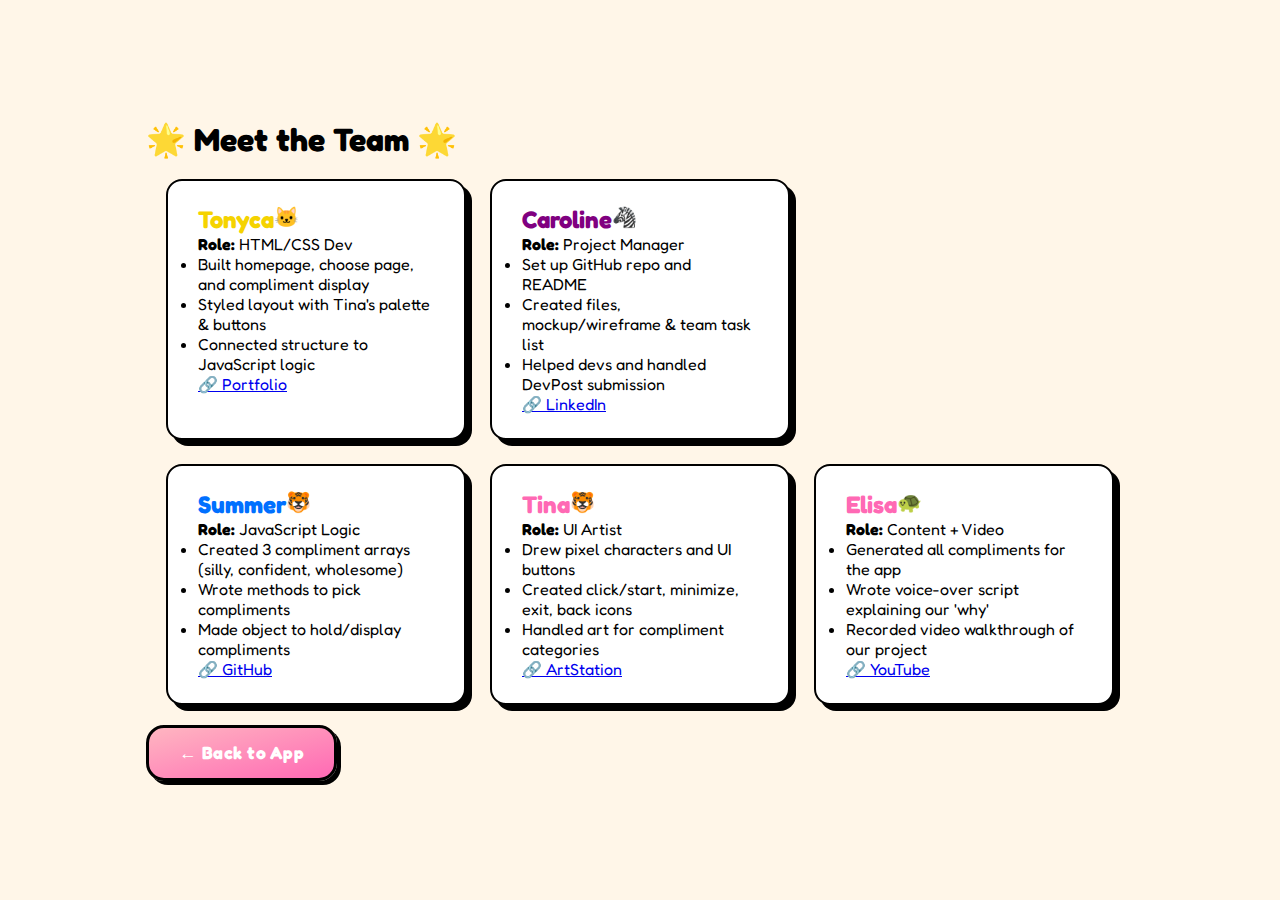
<file: About.html>
<!DOCTYPE html>
<html lang="en">
<head>
  <meta charset="UTF-8" />
  <meta name="viewport" content="width=device-width, initial-scale=1.0" />
  <title>Meet the Creators</title>
  <link rel="stylesheet" href="compliment.css" />
  <link href="https://fonts.googleapis.com/css2?family=Fredoka:wght@400;700&display=swap" rel="stylesheet" />
</head>
<body>
  <div class="about-page">
    <h1 class="about-title">🌟 Meet the Team 🌟</h1>

    <div class="card-container">
    <div class="dev-card">
  <h2><span class="name-nyca">Tonyca</span></h2>
  <p><strong>Role:</strong> HTML/CSS Dev</p>
  <ul>
    <li>Built homepage, choose page, and compliment display</li>
    <li>Styled layout with Tina's palette & buttons</li>
    <li>Connected structure to JavaScript logic</li>
  </ul>
  <a href="https://example.com/tonyca" class="social-link" target="_blank">🔗 Portfolio</a>
</div>

      <div class="dev-card">
        <h2><span class="name-caro">Caroline</span></h2>
        <p><strong>Role:</strong> Project Manager</p>
        <ul>
          <li>Set up GitHub repo and README</li>
          <li>Created files, mockup/wireframe & team task list</li>
          <li>Helped devs and handled DevPost submission</li>
        </ul>
        <a href="https://www.linkedin.com/in/caroline-zurcher/" class="social-link" target="_blank">🔗 LinkedIn</a>
      </div>

      <div class="dev-card">
        <h2><span class="name-venus">Summer</span></h2>
        <p><strong>Role:</strong> JavaScript Logic</p>
        <ul>
          <li>Created 3 compliment arrays (silly, confident, wholesome)</li>
          <li>Wrote methods to pick compliments</li>
          <li>Made object to hold/display compliments</li>
        </ul>
        <a href="https://github.com/summer-gif-art" class="social-link" target="_blank">🔗 GitHub</a>
      </div>

      <div class="dev-card">
        <h2><span class="name-tina">Tina</span></h2>
        <p><strong>Role:</strong> UI Artist</p>
        <ul>
          <li>Drew pixel characters and UI buttons</li>
          <li>Created click/start, minimize, exit, back icons</li>
          <li>Handled art for compliment categories</li>
        </ul>
        <a href="https://example.com/tina" class="social-link" target="_blank">🔗 ArtStation</a>
      </div>

      <div class="dev-card">
        <h2><span class="name-elisa">Elisa</span></h2>
        <p><strong>Role:</strong> Content + Video</p>
        <ul>
          <li>Generated all compliments for the app</li>
          <li>Wrote voice-over script explaining our 'why'</li>
          <li>Recorded video walkthrough of our project</li>
        </ul>
        <a href="https://example.com/elisa" class="social-link" target="_blank">🔗 YouTube</a>
      </div>
    </div> <!-- end card-container -->

    <a href="Compliment Generator.html" class="back-home-btn">← Back to App</a>
  </div>
</body>
</html>
</file>
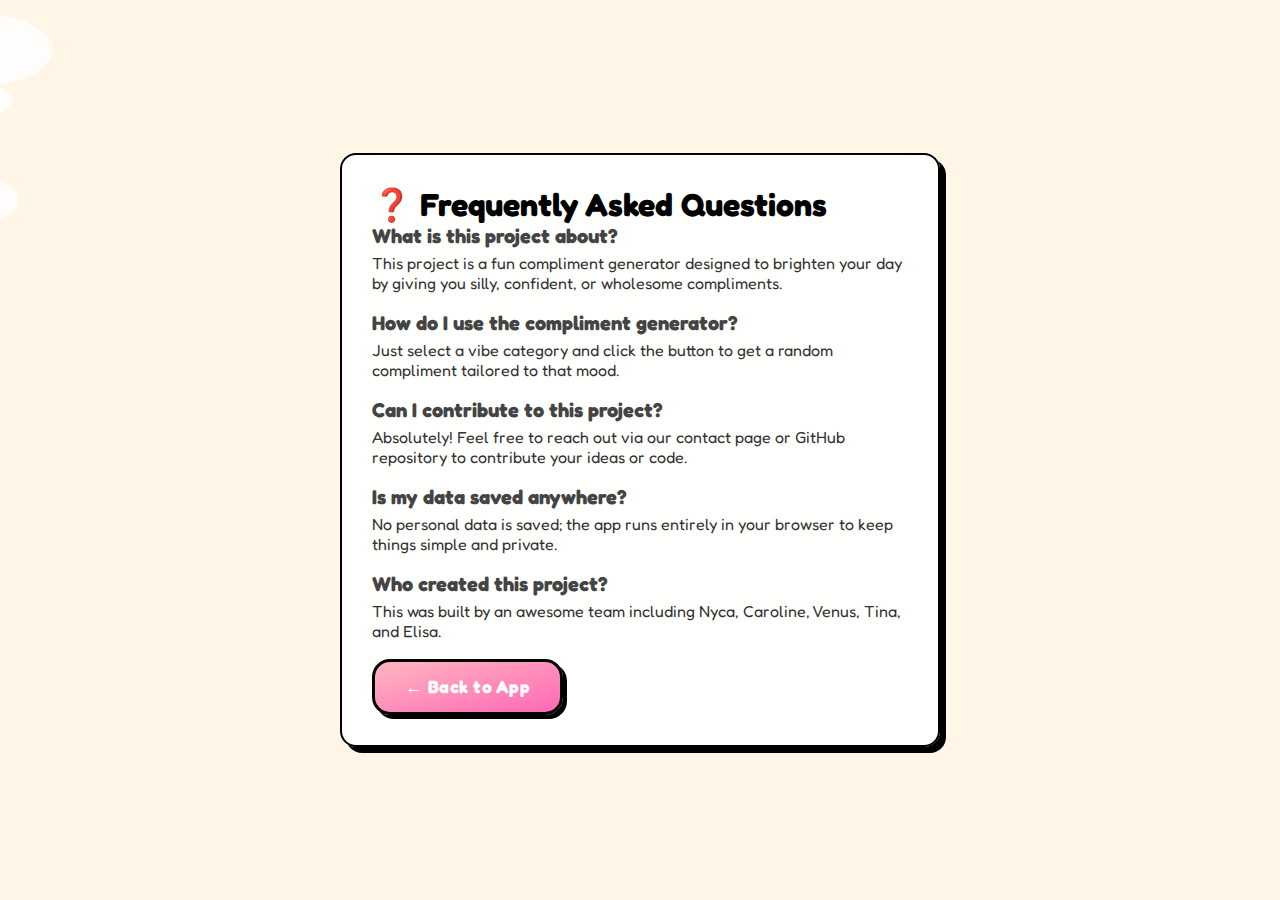
<file: FAQ.html>
<!DOCTYPE html>
<html lang="en">
<head>
  <meta charset="UTF-8" />
  <meta name="viewport" content="width=device-width, initial-scale=1" />
  <title>FAQ</title>
  <link rel="stylesheet" href="compliment.css" />
  <link href="https://fonts.googleapis.com/css2?family=Fredoka:wght@400;700&display=swap" rel="stylesheet" />
</head>
<body>
  <!-- ☁️ Clouds floating in background -->
  <div class="cloud small"></div>
  <div class="cloud medium"></div>
  <div class="cloud large"></div>

  <!-- 📦 FAQ box -->
  <div class="faq-window">
    <h1>❓ Frequently Asked Questions</h1>

    <section class="faq-item">
      <h2 class="faq-question">What is this project about?</h2>
      <p class="faq-answer">This project is a fun compliment generator designed to brighten your day by giving you silly, confident, or wholesome compliments.</p>
    </section>

    <section class="faq-item">
      <h2 class="faq-question">How do I use the compliment generator?</h2>
      <p class="faq-answer">Just select a vibe category and click the button to get a random compliment tailored to that mood.</p>
    </section>

    <section class="faq-item">
      <h2 class="faq-question">Can I contribute to this project?</h2>
      <p class="faq-answer">Absolutely! Feel free to reach out via our contact page or GitHub repository to contribute your ideas or code.</p>
    </section>

    <section class="faq-item">
      <h2 class="faq-question">Is my data saved anywhere?</h2>
      <p class="faq-answer">No personal data is saved; the app runs entirely in your browser to keep things simple and private.</p>
    </section>

    <section class="faq-item">
      <h2 class="faq-question">Who created this project?</h2>
      <p class="faq-answer">This was built by an awesome team including Nyca, Caroline, Venus, Tina, and Elisa.</p>
    </section>

    <a href="Compliment Generator.html" class="back-home-btn">← Back to App</a>
  </div>
</body>
</html>
</file>
<file: compliment.css>
@import url('https://fonts.googleapis.com/css2?family=Fredoka:wght@400;700&display=swap');

* {
  margin: 0;
  padding: 0;
  box-sizing: border-box;
}

body {
  background-color: #fff6e8;
  font-family: 'Fredoka', sans-serif;
  display: flex;
  justify-content: center;
  align-items: center;
  height: 100vh;
}

/* ========================
   💻 Main Window Container
   ======================== */
.window {
  width: 600px;
  background-color: white;
  border: 2px solid black;
  border-radius: 10px 10px 0 0;
  box-shadow: 6px 6px 0 black;
  overflow: hidden;
}

/* ========================
   🎀 Title Bar
   ======================== */
.title-bar {
  background-color: #f7b7c5;
  padding: 14px 18px;
  display: flex;
  justify-content: space-between;
  align-items: center;
  font-weight: bold;
  font-size: 18px;
  color: black;
}

.window-buttons {
  display: flex;
  gap: 8px;
  align-items: center;
}

.top-icon {
  width: 24px;
  height: 24px;
  image-rendering: pixelated;
  cursor: pointer;
}

/* ========================
   🧸 Main Content
   ======================== */
.card {
  padding: 40px 30px;
  text-align: center;
}

/* Character Icon (Frog/Duck/etc) */
.icon {
  width: 110px;
  height: 110px;
  margin-bottom: 25px;
}

/* ========================
   📝 Text Prompt
   ======================== */
.prompt {
  font-size: 20px;
  font-weight: 500;
  color: black;
  margin-bottom: 35px;
  text-transform: uppercase;
  letter-spacing: 0.5px;
}

/* ========================
   🔘 Click Me PNG
   ======================== */
.click-btn {
  width: 180px;
  height: auto;
  cursor: pointer;
  image-rendering: pixelated;
  transition: transform 0.2s ease;
}

.click-btn:hover {
  transform: scale(1.05);
}

/* ========================
   💖 Vibe Selection Buttons
   ======================== */
.vibe-buttons {
  display: flex;
  flex-direction: column;
  gap: 20px;
  align-items: center;
  margin-top: 20px;
}

.vibe-img-btn {
  width: 240px;
  height: auto;
  max-height: 80px;
  object-fit: contain;
  image-rendering: pixelated;
  cursor: pointer;
  transition: transform 0.2s ease;
}

.vibe-img-btn:hover {
  transform: scale(1.05);
}

/* ========================
   🧭 Navigation Buttons
   ======================== */
.nav-buttons {
  display: flex;
  justify-content: center;
  align-items: center;
  gap: 18px;
  margin-top: 20px;
}

.nav-icon {
  width: 60px;
  height: auto;
  image-rendering: pixelated;
  transition: transform 0.2s ease;
  cursor: pointer;
}

.nav-icon:hover {
  transform: scale(1.1);
}

/* "More Please!" Button */
.main-btn {
  background-color: #fdaaaa;
  border: 2px solid #333;
  border-radius: 30px;
  padding: 10px 22px;
  font-family: 'Fredoka', sans-serif;
  font-weight: 700;
  font-size: 16px;
  color: #fff;
  background-image: radial-gradient(circle, #ffa6b7, #ffbcbc);
  box-shadow: 2px 2px 0px #000;
  transition: transform 0.2s ease;
  cursor: pointer;
}

.main-btn:hover {
  transform: scale(1.05);
}

/* ========================
   🐸 Pixeltoad NPC
   ======================== */
#pixeltoad {
  position: fixed;
  bottom: 40px;
  left: 40px;
  width: 100px;
  z-index: 999;
  animation: bounceIdle 2.5s ease-in-out infinite;
  transition: transform 0.3s ease;
  cursor: pointer;
}

#pixeltoad img {
  width: 100%;
  height: auto;
  image-rendering: pixelated;
}

#pixeltoad:hover {
  animation: wave 0.8s ease;
}

/* ========================
   💬 Speech Bubble
   ======================== */
#speech-bubble {
  position: absolute;
  bottom: 110%;
  left: 50%;
  transform: translateX(-50%);
  background: #fff6e8;
  border: 2px solid black;
  border-radius: 10px;
  padding: 8px 12px;
  font-size: 14px;
  font-family: 'Fredoka', sans-serif;
  color: #000;
  width: max-content;
  max-width: 180px;
  display: none;
}

/* ========================
   🎞 Animations
   ======================== */
@keyframes bounceIdle {
  0%, 100% { transform: translateY(0); }
  50% { transform: translateY(-8px); }
}

@keyframes wave {
  0% { transform: rotate(0deg); }
  25% { transform: rotate(8deg); }
  50% { transform: rotate(-8deg); }
  75% { transform: rotate(8deg); }
  100% { transform: rotate(0deg); }
}

@keyframes floatAround {
  0%   { transform: translate(0, 0); }
  25%  { transform: translate(20px, -10px); }
  50%  { transform: translate(0, -20px); }
  75%  { transform: translate(-20px, -10px); }
  100% { transform: translate(0, 0); }
}

@keyframes sparkle {
  0%, 100% {
    filter: brightness(1);
    transform: scale(1);
  }
  50% {
    filter: brightness(1.3);
    transform: scale(1.1);
  }
}

@keyframes juggle {
  0%, 100% {
    transform: translateY(0);
  }
  25% {
    transform: translateY(-4px);
  }
  50% {
    transform: translateY(2px);
  }
  75% {
    transform: translateY(-2px);
  }
}

.dark-btn {
  background: none;
  border: none;
  font-size: 20px;
  cursor: pointer;
  padding: 0 5px;
  color: black;
  transition: transform 0.2s ease;
}

.dark-btn:hover {
  transform: scale(1.2);
}

body.dark-mode {
  background-color: #1e1e1e;
  color: white;
}

body.dark-mode .window {
  background-color: #2e2e2e;
  border-color: #888;
}

body.dark-mode .title-bar {
  background-color: #444;
  color: white;
}

body.dark-mode .main-btn,
body.dark-mode .themed-btn {
  background-color: #555;
  color: #fff;
  border-color: #999;
}

body.dark-mode .prompt {
  color: white;
}

body.dark-mode #speech-bubble {
  background-color: #333;
  color: white;
  border-color: white;
}

/* Sparkle & Juggle Hover Effects */
.main-btn:hover,
.themed-btn:hover,
.nav-icon:hover,
.click-btn:hover,
.vibe-img-btn:hover {
  animation: sparkle 0.6s ease-in-out, juggle 0.5s ease-in-out;
}

/* ========================
   About Us Button (top bar)
   ======================== */
.about-btn {
  font-size: 20px;
  cursor: pointer;
  color: #444;
  margin-left: 10px;
  padding: 0 5px;
  transition: color 0.3s ease, transform 0.3s ease;
  user-select: none;
  text-decoration: none;
}

.about-btn:hover {
  color: #a77ff2;
  transform: scale(1.2);
  animation: sparkle 0.6s ease-in-out, juggle 0.5s ease-in-out;
}

/* ========================
   About Us Text Link (under buttons)
   ======================== */
.about-link {
  margin-top: 1.2rem;
  font-weight: 700;
  font-size: 0.95rem;
  text-align: center;
}

.about-link a {
  color: #a77ff2;
  text-decoration: none;
  padding: 6px 12px;
  border: 2px solid #a77ff2;
  border-radius: 12px;
  display: inline-block;
  transition: background-color 0.3s ease, color 0.3s ease;
}

.about-link a:hover {
  background-color: #a77ff2;
  color: white;
  text-decoration: none;
  animation: sparkle 0.6s ease-in-out, juggle 0.5s ease-in-out;
}

/* ========================
   Meet the Creators Cards Grid Layout
   ======================== */
.card-container {
  display: grid;
  grid-template-columns: repeat(3, 1fr);
  grid-template-rows: auto auto;
  gap: 24px;
  max-width: 1000px;
  padding: 20px;
  justify-content: center;
}

.card-container > .dev-card:nth-child(1) {
  grid-column: 1 / 2;
  grid-row: 1 / 2;
}

.card-container > .dev-card:nth-child(2) {
  grid-column: 2 / 3;
  grid-row: 1 / 2;
}

.card-container > .dev-card:nth-child(3) {
  grid-column: 1 / 2;
  grid-row: 2 / 3;
}

.card-container > .dev-card:nth-child(4) {
  grid-column: 2 / 3;
  grid-row: 2 / 3;
}

.card-container > .dev-card:nth-child(5) {
  grid-column: 3 / 4;
  grid-row: 2 / 3;
}
.dev-card {
  background: white;
  border: 2px solid black;
  border-radius: 16px;
  box-shadow: 6px 6px 0 #000;
  width: 300px;
  padding: 24px 30px;
  text-align: left;
  transition: transform 0.3s ease;
  cursor: default;
}
/* Name color coding + animal icons */

.name-elisa {
  color: #ff69b4; /* pink */
  position: relative;
  padding-right: 25px;
}
.name-elisa::after {
  content: "🐢"; /* turtle */
  position: absolute;
  right: 0;
  top: 0;
  font-size: 20px;
}

.name-nyca {
  color: #f5d300; /* yellow */
  background: linear-gradient(90deg, #ffffff 100%); /* yellow & blue */
  position: relative;
  padding-right: 25px;
}
.name-nyca::after {
  content: "🐱"; /* kitten */
  position: absolute;
  right: 0;
  top: 0;
  font-size: 20px;
}

.name-venus {
  color: #0070ff; /* blue */
  position: relative;
  padding-right: 25px;
}
.name-venus::after {
  content: "🐯"; /* tiger */
  position: absolute;
  right: 0;
  top: 0;
  font-size: 20px;
}

.name-caro {
  color: #800080; /* purple */
  position: relative;
  padding-right: 25px;
}
.name-caro::after {
  content: "🦓"; /* zebra */
  position: absolute;
  right: 0;
  top: 0;
  font-size: 20px;
}

.name-tina {
  color: #ff69b4; /* pink */
  position: relative;
  padding-right: 25px;
}
.name-tina::after {
  content: "🐯"; /* tiger */
  position: absolute;
  right: 0;
  top: 0;
  font-size: 20px;
}
/* ========================
   🌥️ FAQ Window & Clouds
   ======================== */

.faq-window {
  width: 600px;
  max-width: 90%;
  background-color: rgba(255, 255, 255, 0.95);
  border: 2px solid black;
  border-radius: 16px;
  box-shadow: 6px 6px 0 black;
  padding: 30px;
  position: relative;
  z-index: 2;
  text-align: left;
  font-size: 16px;
}

.faq-header {
  font-size: 36px;
  text-align: center;
  margin-bottom: 25px;
  color: #ff7eb3;
}

.faq-item {
  margin-bottom: 18px;
}

.faq-item h2 {
  font-size: 20px;
  color: #444;
  margin-bottom: 5px;
}

.faq-item p {
  color: #333;
}

/* Floating clouds animation */
.cloud {
  position: absolute;
  background: white;
  border-radius: 50%;
  opacity: 0.8;
  animation: floatClouds 60s linear infinite;
  z-index: 0;
}

.cloud::before,
.cloud::after {
  content: '';
  position: absolute;
  background: white;
  border-radius: 50%;
}

.cloud::before {
  width: 100%;
  height: 100%;
  top: -50%;
  left: -60%;
}

.cloud::after {
  width: 80%;
  height: 80%;
  top: -40%;
  left: 60%;
}

.cloud.small {
  width: 80px;
  height: 40px;
  top: 100px;
  left: -100px;
  animation-duration: 80s;
}

.cloud.medium {
  width: 120px;
  height: 60px;
  top: 200px;
  left: -150px;
  animation-duration: 100s;
}

.cloud.large {
  width: 180px;
  height: 90px;
  top: 50px;
  left: -200px;
  animation-duration: 120s;
}

@keyframes floatClouds {
  0% {
    transform: translateX(0);
  }
  100% {
    transform: translateX(120vw);
  }
}
.back-home-btn {
  background: linear-gradient(to bottom right, #ffb6c1, #ff69b4);
  color: white;
  font-weight: bold;
  padding: 14px 30px;
  border-radius: 18px;
  text-decoration: none;
  border: 3px solid #000;
  box-shadow: 4px 4px 0 #000;
  font-size: 1.1rem;
  letter-spacing: 0.5px;
  transition: all 0.3s ease;
  animation: sparkle 3s infinite ease-in-out;

  /* ✨ make it inline with other buttons */
  display: inline-block;
  position: relative;
  margin: 0;
}

/* Optional sparkle animation (already in your sheet but here's again just in case) */
@keyframes sparkle {
  0%, 100% {
    filter: brightness(1);
  }
  50% {
    filter: brightness(1.2);
  }
}
/* Inline CSS for About Us button - can move to compliment.css */
    .about-link {
      text-align: center;
      margin-top: 1rem;
      font-size: 0.9rem;
    }
    .about-link a {
      color: #7c4dff;
      text-decoration: none;
      font-weight: bold;
      transition: 0.2s ease;
    }
    .about-link a:hover {
      text-decoration: underline;
      color: #9f78ff;
    }
    .about-btn {
      font-size: 1.2rem;
      text-decoration: none;
      margin-left: 8px;
      color: #444;
      transition: 0.2s ease;
      cursor: pointer;
    }
    .about-btn:hover {
      color: #7c4dff;
    }
</file>
